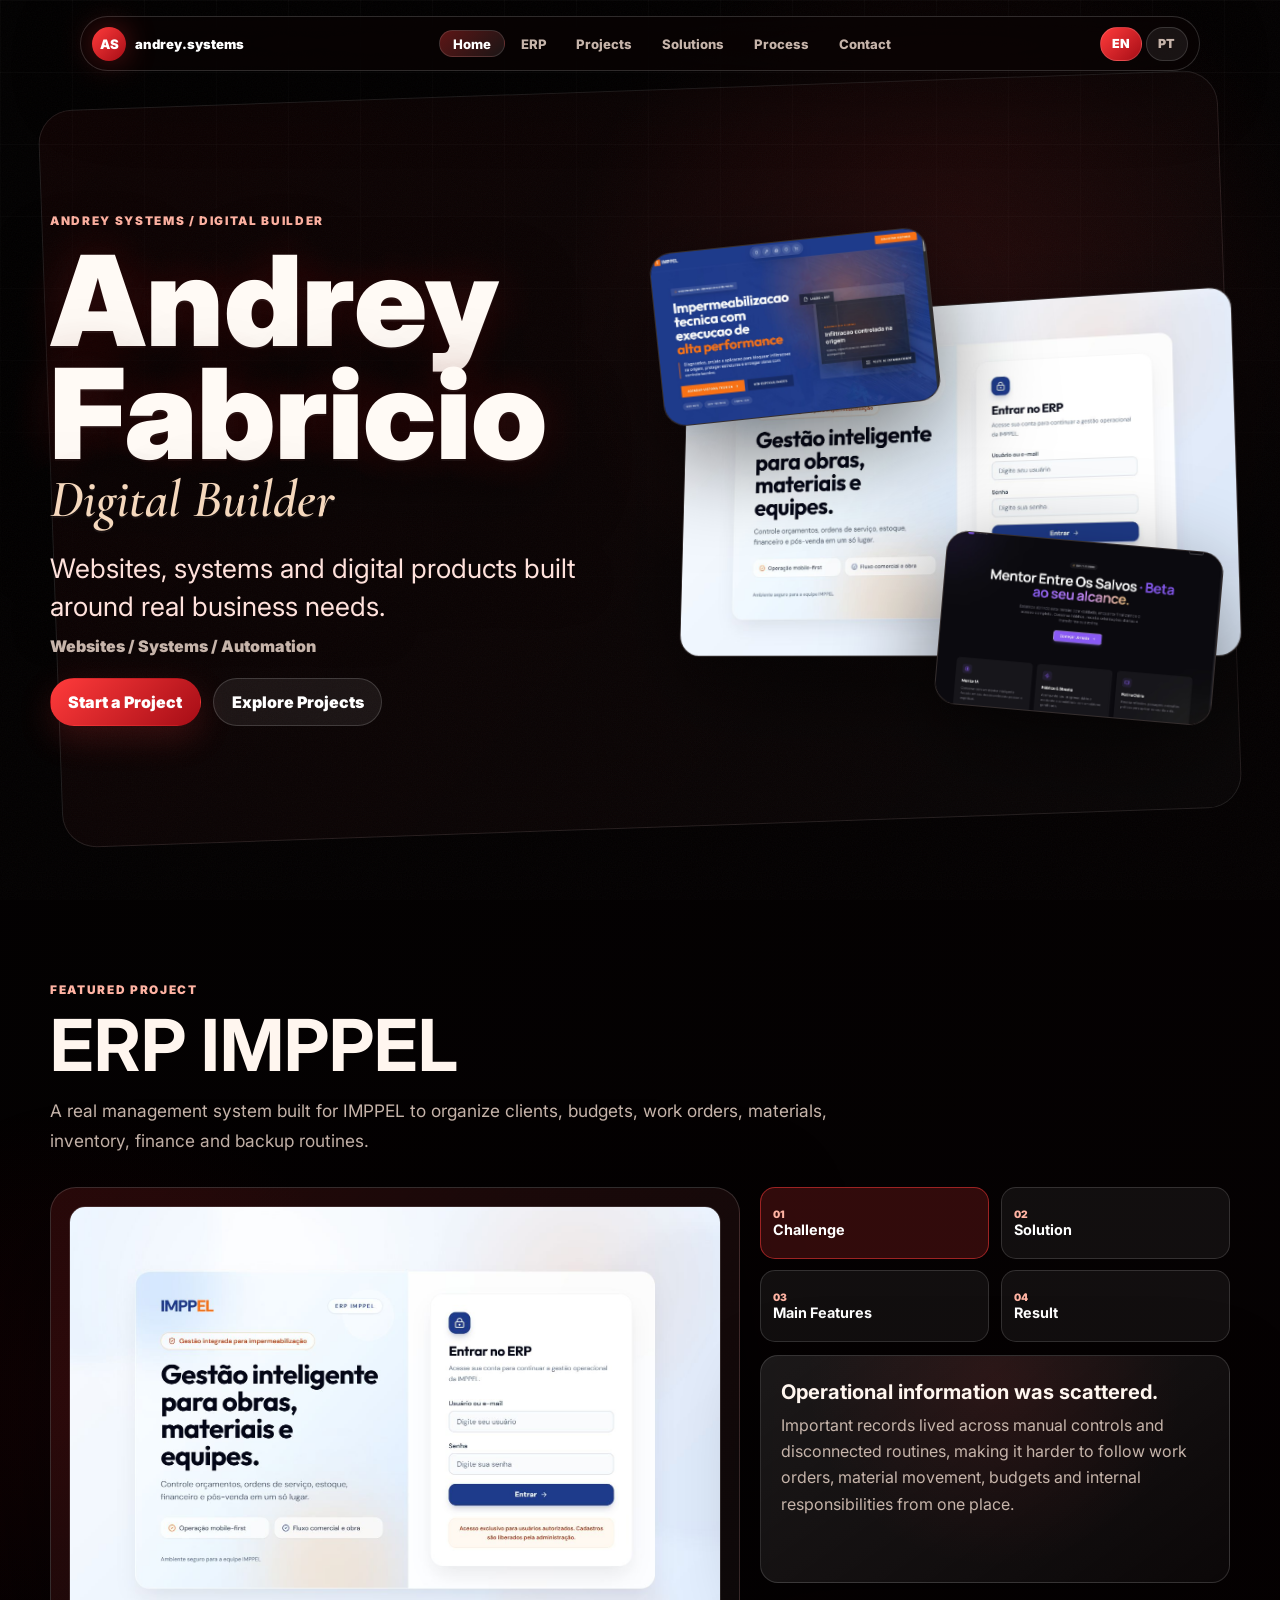
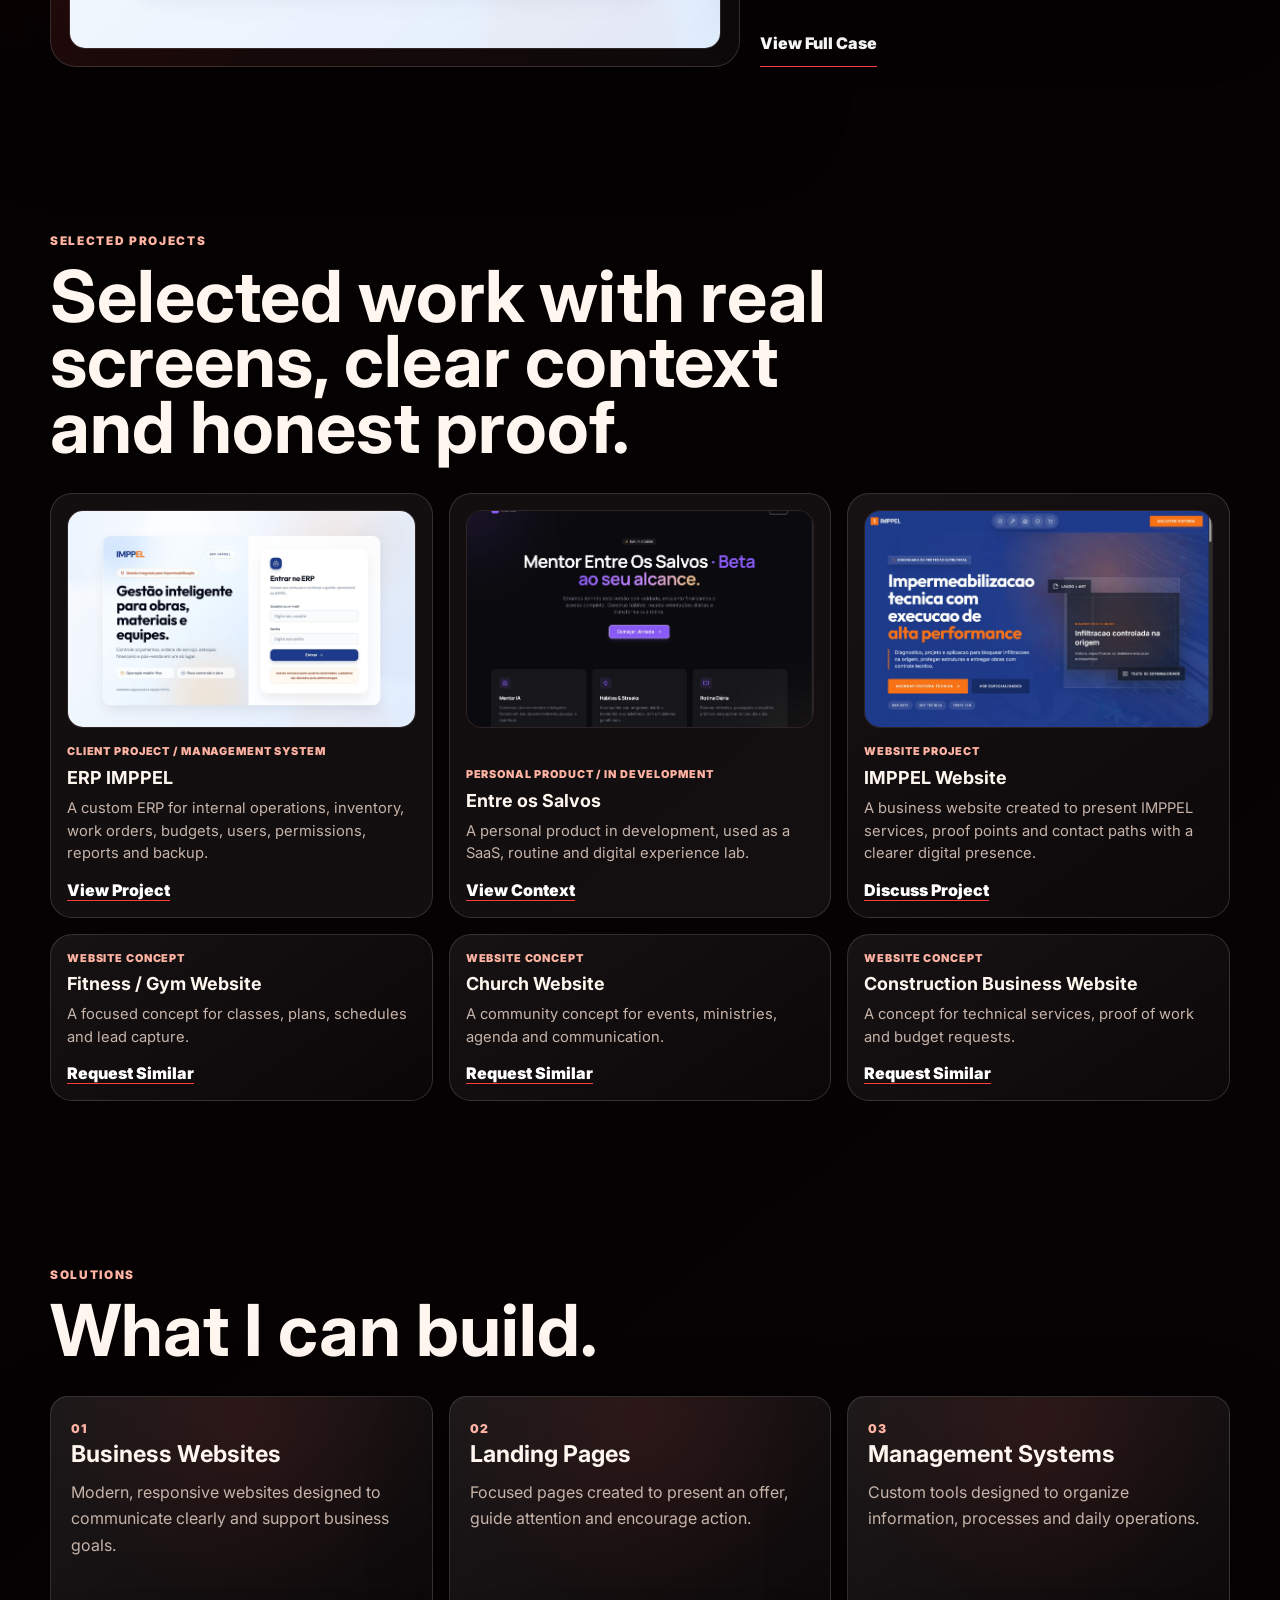
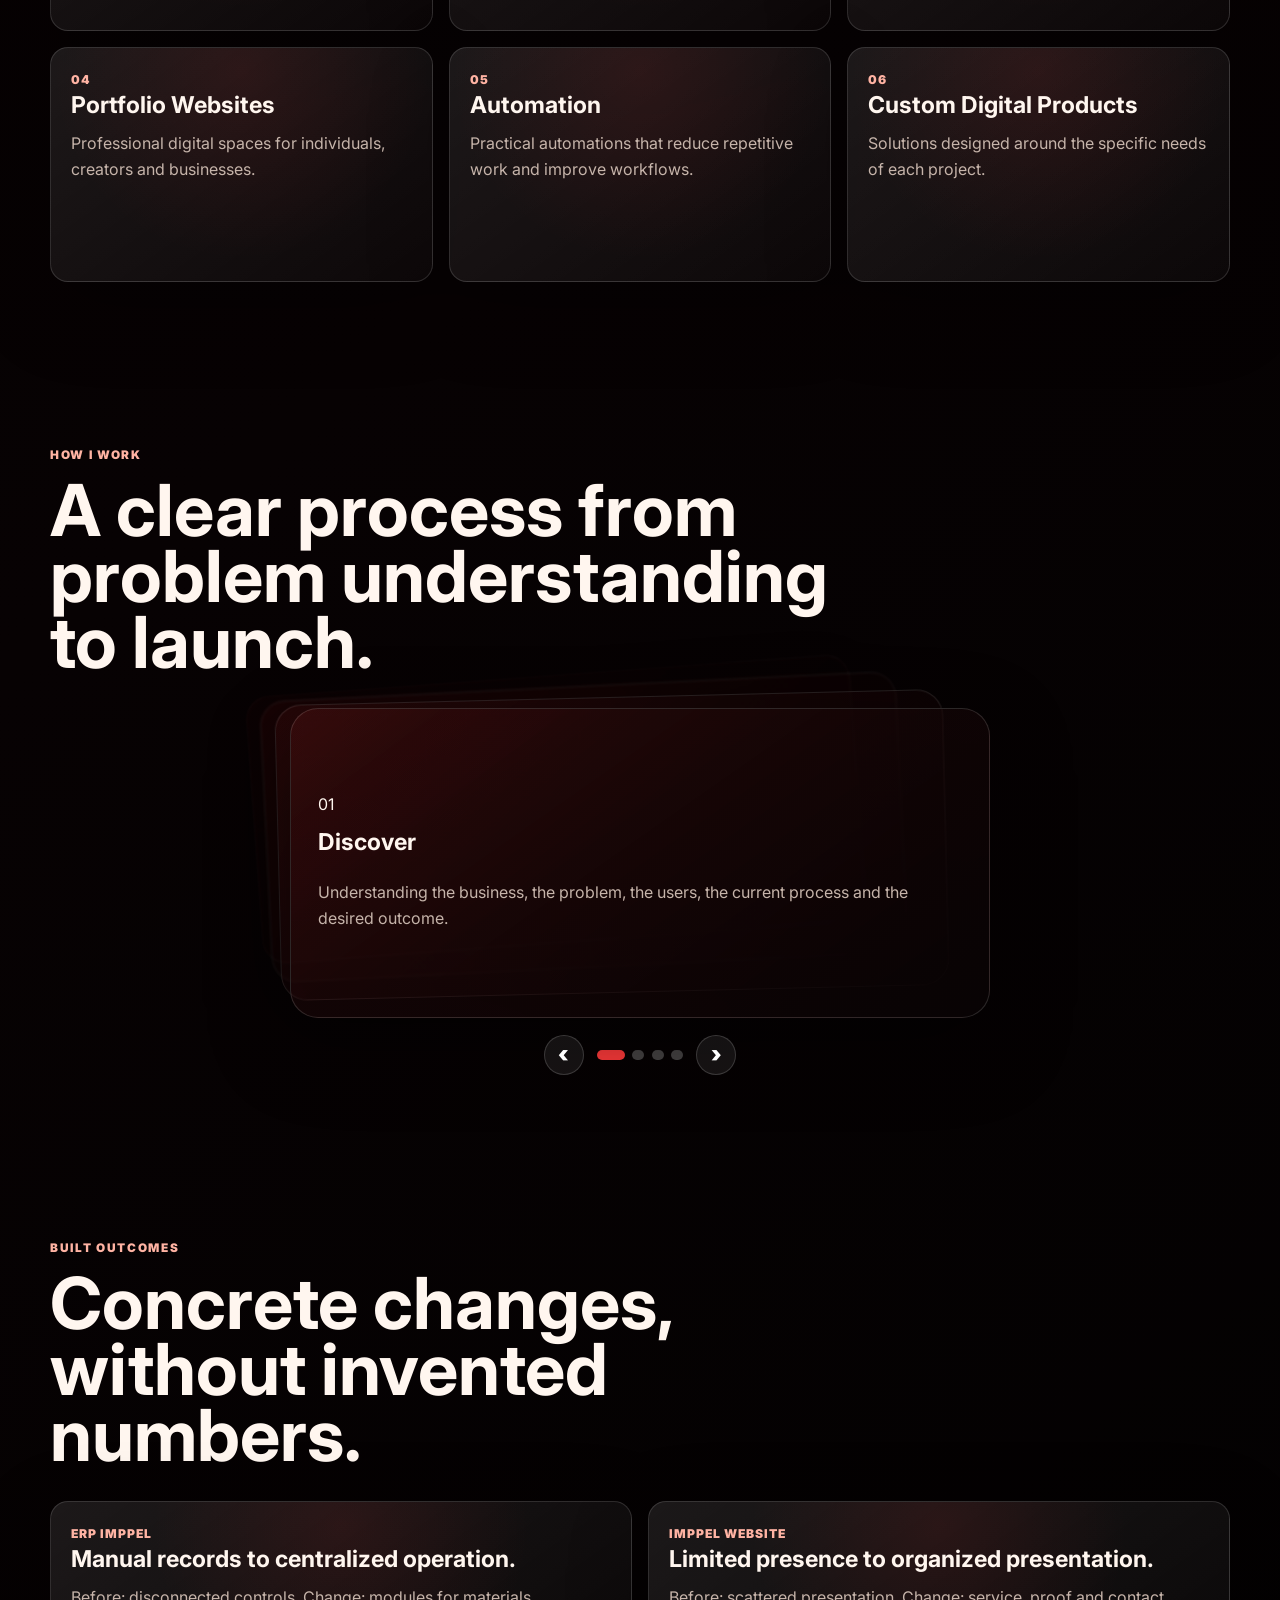
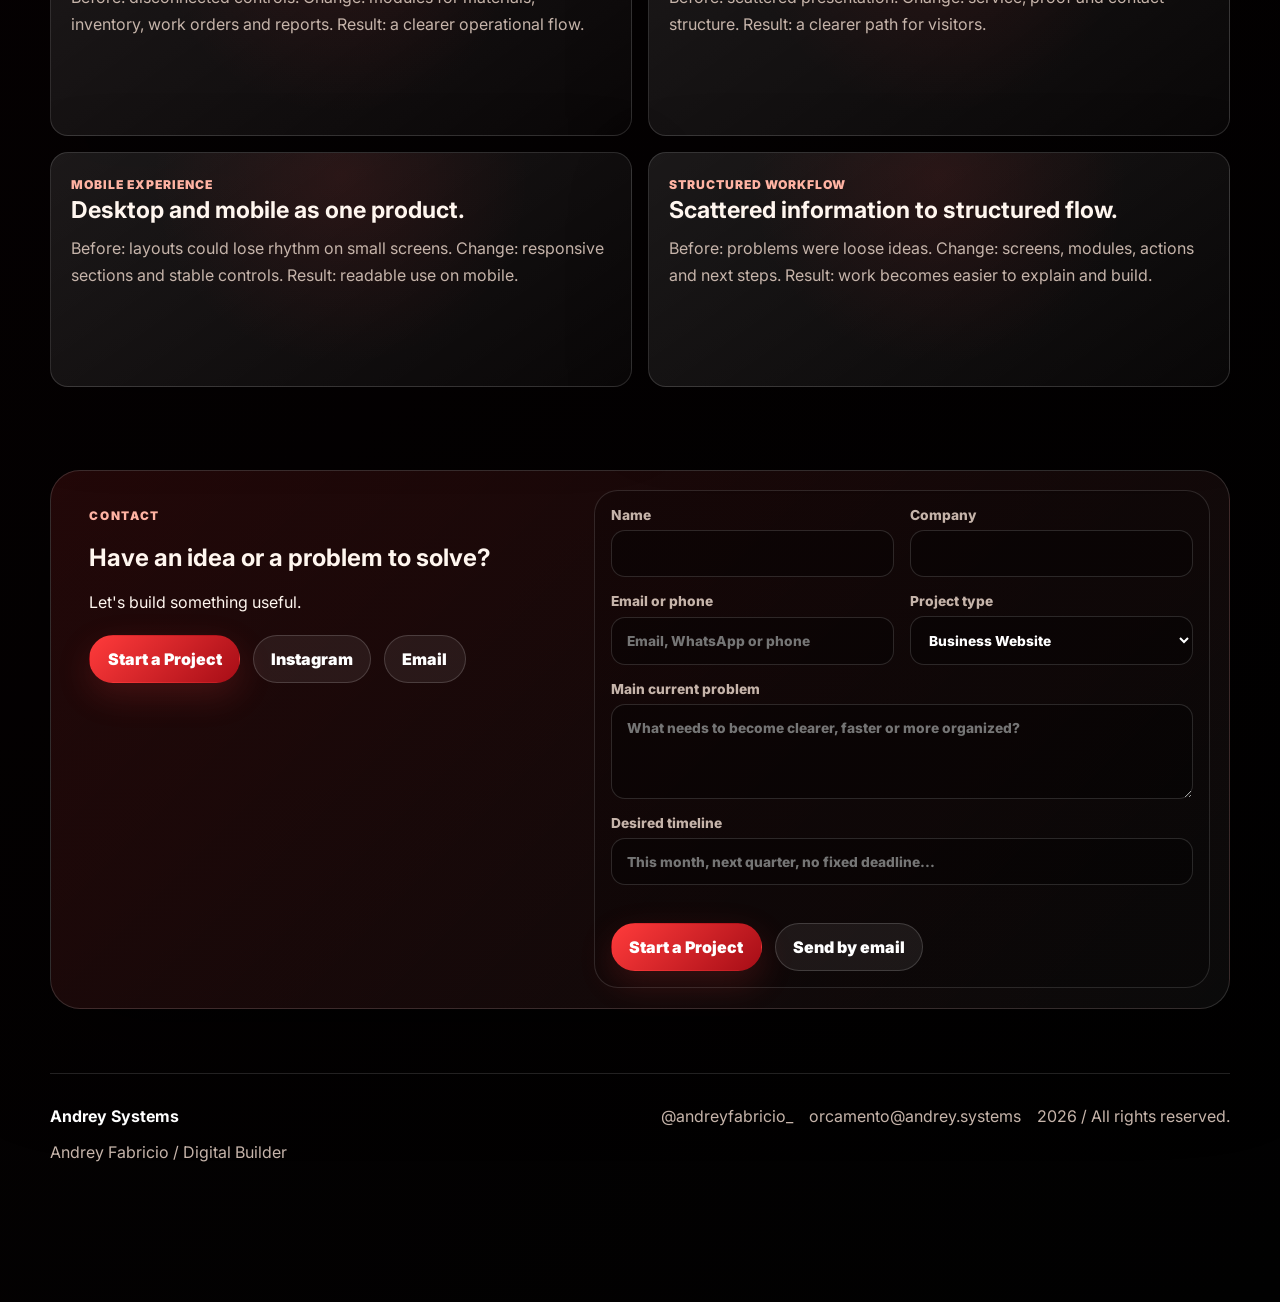
<file: index.html>
<!doctype html>
<html lang="en">
<head>
<meta charset="UTF-8" />
<meta name="viewport" content="width=device-width, initial-scale=1.0" />
<meta name="description" content="Andrey Fabricio, Digital Builder. Websites, management systems, automation and digital products built around real business problems." />
<meta name="theme-color" content="#070304" />
<meta name="robots" content="index, follow" />
<link rel="canonical" href="https://site-andrey-systems.vercel.app/" />
<meta property="og:type" content="website" />
<meta property="og:url" content="https://site-andrey-systems.vercel.app/" />
<meta property="og:locale" content="en_US" />
<meta property="og:site_name" content="Andrey Systems" />
<meta property="og:title" content="Andrey Fabricio | Digital Builder" />
<meta property="og:description" content="A dark red portfolio for real systems, websites and digital products." />
<meta property="og:image" content="https://site-andrey-systems.vercel.app/assets/images/erp-imppel-fresh.png" />
<meta name="twitter:card" content="summary_large_image" />
<meta name="twitter:title" content="Andrey Fabricio | Digital Builder" />
<meta name="twitter:description" content="Websites, systems and automations built with visual clarity and functional execution." />
<meta name="twitter:image" content="https://site-andrey-systems.vercel.app/assets/images/erp-imppel-fresh.png" />
<title>Andrey Fabricio | Digital Builder</title>
<link rel="icon" href="data:image/svg+xml,%3Csvg xmlns='http://www.w3.org/2000/svg' viewBox='0 0 64 64'%3E%3Crect width='64' height='64' fill='%23070304'/%3E%3Ctext x='32' y='39' text-anchor='middle' font-family='Arial' font-size='18' font-weight='800' fill='%23ff3b3b'%3EAS%3C/text%3E%3C/svg%3E" />
<link rel="preconnect" href="https://fonts.googleapis.com" />
<link rel="preconnect" href="https://fonts.gstatic.com" crossorigin />
<link href="https://fonts.googleapis.com/css2?family=Cormorant+Garamond:ital,wght@0,600;1,600&family=Inter:wght@400;500;600;700;800;900&display=swap" rel="stylesheet" />
<link rel="stylesheet" href="./styles.css" />
<script type="application/ld+json">{"@context":"https://schema.org","@type":"Person","name":"Andrey Fabricio","jobTitle":"Digital Builder","url":"https://site-andrey-systems.vercel.app/","sameAs":["https://www.instagram.com/andreyfabricio_/"],"knowsAbout":["Websites","Management systems","Automation","Landing pages","Portfolio websites","Custom digital products"],"brand":{"@type":"Brand","name":"Andrey Systems"}}</script>
</head>
<body class="is-loading">
<a class="skip-link" href="#main">Skip to content</a>
<div class="red-noise" aria-hidden="true"></div>
<header class="site-header" data-header>
  <a class="brand" href="#home" aria-label="Andrey Systems home"><span>AS</span>andrey.systems</a>
  <button class="nav-toggle" type="button" aria-label="Open menu" aria-expanded="false" data-i18n-aria-label="navOpen"><span></span><span></span></button>
  <nav class="site-nav" aria-label="Primary navigation">
    <a href="#home" data-nav-section="home" data-i18n="navHome">Home</a>
    <a href="#featured" data-nav-section="featured" data-i18n="navFeatured">ERP</a>
    <a href="#projects" data-nav-section="projects" data-i18n="navProjects">Projects</a>
    <a href="#solutions" data-nav-section="solutions" data-i18n="navSolutions">Solutions</a>
    <a href="#work" data-nav-section="work" data-i18n="navWork">Process</a>
    <a href="#contact" data-nav-section="contact" data-i18n="navContact">Contact</a>
    <span class="nav-indicator" aria-hidden="true"></span>
  </nav>
  <div class="header-actions"><button class="lang-button is-active" type="button" data-lang-option="en">EN</button><button class="lang-button" type="button" data-lang-option="pt">PT</button></div>
</header>
<main id="main">
<section class="hero section-anchor" id="home" data-section-name="home">
  <div class="hero-layer" aria-hidden="true"></div>
  <div class="hero-copy reveal">
    <p class="eyebrow">Andrey Systems / Digital Builder</p>
    <h1><span data-i18n="heroTitleA">Andrey Fabricio</span><em data-i18n="heroTitleB">Digital Builder</em></h1>
    <p class="hero-statement" data-i18n="heroStatement">Websites, systems and digital products built around real business needs.</p>
    <p class="hero-specialties" data-i18n="heroSpecialties">Websites / Systems / Automation</p>
    <div class="hero-actions"><a class="button primary" href="#contact" data-i18n="startProject">Start a Project</a><a class="button secondary" href="#projects" data-i18n="exploreProjects">Explore Projects</a></div>
  </div>
  <div class="hero-showcase reveal" aria-label="Real project interface composition">
    <figure class="hero-frame main"><img src="./assets/images/erp-imppel-fresh.png" width="1920" height="1080" alt="ERP IMPPEL fresh local screenshot" fetchpriority="high" /></figure>
    <figure class="hero-frame side one"><img src="./assets/images/imppel-website-fresh.png" width="1440" height="1000" alt="IMPPEL website fresh local screenshot" /></figure>
    <figure class="hero-frame side two"><img src="./assets/images/entreossalvos-fresh.png" width="1920" height="1080" alt="Entre os Salvos fresh local screenshot" loading="lazy" /></figure>
  </div>
</section>

<section class="featured section-anchor" id="featured" data-section-name="featured">
  <div class="section-heading reveal"><p class="eyebrow" data-i18n="featuredEyebrow">Featured Project</p><h2>ERP IMPPEL</h2><p data-i18n="featuredText">A real management system built for IMPPEL to organize clients, budgets, work orders, materials, inventory, finance and backup routines.</p></div>
  <div class="case-stage">
    <figure class="case-screen reveal" data-scroll-device><img src="./assets/images/erp-imppel-fresh.png" width="1920" height="1080" alt="ERP IMPPEL fresh local screenshot" loading="lazy" /></figure>
    <div class="case-tabs reveal">
      <div class="tab-controls" role="tablist">
        <button class="tab-button is-active" type="button" role="tab" aria-selected="true" data-case-tab="challenge"><span>01</span><b data-i18n="challengeLabel">Challenge</b></button>
        <button class="tab-button" type="button" role="tab" aria-selected="false" data-case-tab="solution"><span>02</span><b data-i18n="solutionLabel">Solution</b></button>
        <button class="tab-button" type="button" role="tab" aria-selected="false" data-case-tab="features"><span>03</span><b data-i18n="featuresLabel">Main Features</b></button>
        <button class="tab-button" type="button" role="tab" aria-selected="false" data-case-tab="result"><span>04</span><b data-i18n="resultLabel">Result</b></button>
      </div>
      <article class="tab-panel glass-panel" data-case-panel><h3>Operational information was scattered.</h3><p>Important records lived across manual controls and disconnected routines.</p></article>
      <a class="text-link" href="./projetos/erp-imppel/" data-i18n="viewFullCase">View Full Case</a>
    </div>
  </div>
</section>

<section class="projects section-anchor" id="projects" data-section-name="projects">
  <div class="section-heading reveal"><p class="eyebrow" data-i18n="projectsEyebrow">Selected Projects</p><h2 data-i18n="projectsTitle">Selected work with real screens, clear context and honest proof.</h2></div>
  <div class="project-grid final-project-grid">
    <article class="project-card reveal"><figure><img src="./assets/images/erp-imppel-fresh.png" width="1920" height="1080" alt="ERP IMPPEL fresh local screenshot" loading="lazy" /></figure><div><span data-i18n="projectErpType">Client Project / Management System</span><h3>ERP IMPPEL</h3><p data-i18n="projectErpText">A custom ERP for internal operations, inventory, work orders, budgets, users, permissions, reports and backup.</p><a href="./projetos/erp-imppel/" data-i18n="viewProject">View Project</a></div></article>
    <article class="project-card reveal"><figure><img src="./assets/images/entreossalvos-fresh.png" width="1920" height="1080" alt="Entre os Salvos fresh local screenshot" loading="lazy" /></figure><div><span data-i18n="projectSalvosType">Personal Product / In Development</span><h3>Entre os Salvos</h3><p data-i18n="projectSalvosText">A personal product in development, used as a SaaS, routine and digital experience lab.</p><a href="#contact" data-i18n="viewContext">View Context</a></div></article>
    <article class="project-card red-card reveal"><figure><img src="./assets/images/imppel-website-fresh.png" width="1440" height="1000" alt="IMPPEL website fresh local screenshot" /></figure><div><span data-i18n="projectImppelType">Website Project</span><h3>IMPPEL Website</h3><p data-i18n="projectImppelText">A business website created to present IMPPEL services, proof points and contact paths with a clearer digital presence.</p><a href="#contact" data-i18n="discussProject">Discuss Project</a></div></article>
    <article class="project-card concept reveal"><div><span data-i18n="conceptType">Website Concept</span><h3 data-i18n="gymTitle">Fitness / Gym Website</h3><p data-i18n="gymText">A focused concept for classes, plans, schedules and lead capture.</p><a href="#contact" data-i18n="requestSimilar">Request Similar</a></div></article>
    <article class="project-card concept reveal"><div><span data-i18n="conceptType">Website Concept</span><h3 data-i18n="churchTitle">Church Website</h3><p data-i18n="churchText">A community concept for events, ministries, agenda and communication.</p><a href="#contact" data-i18n="requestSimilar">Request Similar</a></div></article>
    <article class="project-card concept reveal"><div><span data-i18n="conceptType">Website Concept</span><h3 data-i18n="constructionTitle">Construction Business Website</h3><p data-i18n="constructionText">A concept for technical services, proof of work and budget requests.</p><a href="#contact" data-i18n="requestSimilar">Request Similar</a></div></article>
  </div>
</section>

<section class="solutions section-anchor" id="solutions" data-section-name="solutions">
  <div class="section-heading reveal"><p class="eyebrow" data-i18n="solutionsEyebrow">Solutions</p><h2 data-i18n="solutionsTitle">What I can build.</h2></div>
  <div class="solution-grid">
    <article class="glass-panel reveal"><span>01</span><h3 data-i18n="solution1Title">Business Websites</h3><p data-i18n="solution1Text">Modern, responsive websites designed to communicate clearly and support business goals.</p></article>
    <article class="glass-panel reveal"><span>02</span><h3 data-i18n="solution2Title">Landing Pages</h3><p data-i18n="solution2Text">Focused pages created to present an offer, guide attention and encourage action.</p></article>
    <article class="glass-panel reveal"><span>03</span><h3 data-i18n="solution3Title">Management Systems</h3><p data-i18n="solution3Text">Custom tools designed to organize information, processes and daily operations.</p></article>
    <article class="glass-panel reveal"><span>04</span><h3 data-i18n="solution4Title">Portfolio Websites</h3><p data-i18n="solution4Text">Professional digital spaces for individuals, creators and businesses.</p></article>
    <article class="glass-panel reveal"><span>05</span><h3 data-i18n="solution5Title">Automation</h3><p data-i18n="solution5Text">Practical automations that reduce repetitive work and improve workflows.</p></article>
    <article class="glass-panel reveal"><span>06</span><h3 data-i18n="solution6Title">Custom Digital Products</h3><p data-i18n="solution6Text">Solutions designed around the specific needs of each project.</p></article>
  </div>
</section>

<section class="work section-anchor" id="work" data-section-name="work">
  <div class="section-heading reveal"><p class="eyebrow" data-i18n="workEyebrow">How I Work</p><h2 data-i18n="workTitle">A clear process from problem understanding to launch.</h2></div>
  <div class="work-carousel reveal" data-work-carousel tabindex="0" aria-label="How I Work cards">
    <div class="display-stack" data-work-stack>
      <article class="display-card is-active" data-work-card="0"><span>01</span><h3 data-i18n="discoverTitle">Discover</h3><p data-i18n="discoverText">Understanding the business, the problem, the users, the current process and the desired outcome.</p></article>
      <article class="display-card" data-work-card="1"><span>02</span><h3 data-i18n="planTitle">Plan</h3><p data-i18n="planText">Defining scope, priorities, references, structure, risks and the simplest effective solution.</p></article>
      <article class="display-card" data-work-card="2"><span>03</span><h3 data-i18n="buildTitle">Build</h3><p data-i18n="buildText">Designing, developing and validating the project through clear and manageable stages.</p></article>
      <article class="display-card" data-work-card="3"><span>04</span><h3 data-i18n="launchTitle">Launch</h3><p data-i18n="launchText">Testing, refining, publishing and preparing the product for real use.</p></article>
    </div>
    <div class="work-controls"><button class="work-arrow work-arrow-prev" type="button" data-work-prev aria-label="Previous step" data-i18n-aria-label="workPrev">‹</button><div class="work-dots" aria-label="Card position"><button type="button" class="is-active" data-work-dot="0" aria-label="Step 1"></button><button type="button" data-work-dot="1" aria-label="Step 2"></button><button type="button" data-work-dot="2" aria-label="Step 3"></button><button type="button" data-work-dot="3" aria-label="Step 4"></button></div><button class="work-arrow work-arrow-next" type="button" data-work-next aria-label="Next step" data-i18n-aria-label="workNext">›</button></div>
  </div>
</section>

<section class="results section-anchor" id="results" data-section-name="results">
  <div class="section-heading reveal"><p class="eyebrow" data-i18n="resultsEyebrow">Built Outcomes</p><h2 data-i18n="resultsTitle">Concrete changes, without invented numbers.</h2></div>
  <div class="results-grid">
    <article class="result-card glass-panel reveal"><span>ERP IMPPEL</span><h3 data-i18n="erpBeforeAfter">Manual records to centralized operation.</h3><p data-i18n="erpOutcome">Before: disconnected controls. Change: modules for materials, inventory, work orders and reports. Result: a clearer operational flow.</p></article>
    <article class="result-card glass-panel reveal"><span data-i18n="resultSiteLabel">IMPPEL Website</span><h3 data-i18n="siteBeforeAfter">Limited presence to organized presentation.</h3><p data-i18n="siteOutcome">Before: scattered presentation. Change: service, proof and contact structure. Result: a clearer path for visitors.</p></article>
    <article class="result-card glass-panel reveal"><span data-i18n="resultMobileLabel">Mobile Experience</span><h3 data-i18n="mobileOutcomeTitle">Desktop and mobile as one product.</h3><p data-i18n="mobileOutcome">Before: layouts could lose rhythm on small screens. Change: responsive sections and stable controls. Result: readable use on mobile.</p></article>
    <article class="result-card glass-panel reveal"><span data-i18n="resultWorkflowLabel">Structured Workflow</span><h3 data-i18n="workflowOutcomeTitle">Scattered information to structured flow.</h3><p data-i18n="workflowOutcome">Before: problems were loose ideas. Change: screens, modules, actions and next steps. Result: work becomes easier to explain and build.</p></article>
  </div>
</section>

<section class="contact section-anchor" id="contact" data-section-name="contact">
  <div class="contact-copy reveal"><p class="eyebrow" data-i18n="contactEyebrow">Contact</p><h2 data-i18n="contactTitle">Have an idea or a problem to solve?</h2><p data-i18n="contactText">Let's build something useful.</p><div class="contact-actions"><a class="button primary" href="#quote" data-i18n="startProject">Start a Project</a><a class="button secondary" href="https://www.instagram.com/andreyfabricio_/" target="_blank" rel="noreferrer">Instagram</a><a class="button secondary" href="mailto:orcamento@andrey.systems" data-i18n="emailCta">Email</a></div></div>
  <form class="quote-form reveal" id="quote" aria-label="Project request form">
    <label><span data-i18n="labelName">Name</span><input type="text" name="nome" autocomplete="name" required /></label>
    <label><span data-i18n="labelCompany">Company</span><input type="text" name="empresa" autocomplete="organization" /></label>
    <label><span data-i18n="labelContact">Email or phone</span><input type="text" name="contato" autocomplete="email" required data-i18n-placeholder="placeholderContact" placeholder="Email, WhatsApp or phone" /></label>
    <label><span data-i18n="labelType">Project type</span><select name="tipo"><option data-i18n="optionBusiness">Business Website</option><option data-i18n="optionLanding">Landing Page</option><option data-i18n="optionSystem">Management System</option><option data-i18n="optionPortfolio">Portfolio Website</option><option data-i18n="optionAutomation">Automation</option><option data-i18n="optionCustom">Custom Digital Product</option></select></label>
    <label><span data-i18n="labelProblem">Main current problem</span><textarea name="problema" rows="4" required data-i18n-placeholder="placeholderProblem" placeholder="What needs to become clearer, faster or more organized?"></textarea></label>
    <label><span data-i18n="labelTimeline">Desired timeline</span><input type="text" name="prazo" data-i18n-placeholder="placeholderTimeline" placeholder="This month, next quarter, no fixed deadline..." /></label>
    <div class="form-actions"><button class="button primary" type="submit" data-i18n="formInstagram">Start a Project</button><a class="button secondary" id="quoteEmailLink" href="mailto:orcamento@andrey.systems" data-i18n="formEmail">Send by email</a></div>
  </form>
</section>
</main>
<nav class="bottom-menu" aria-label="Mobile quick navigation"><a href="#home" data-i18n="navHome">Home</a><a href="#projects" data-i18n="navProjects">Projects</a><a href="#work" data-i18n="navWork">Process</a><a href="#contact" data-i18n="navContact">Contact</a></nav>
<footer class="site-footer"><div><strong>Andrey Systems</strong><p data-i18n="footerLine">Andrey Fabricio / Digital Builder</p></div><div class="footer-links"><a href="https://www.instagram.com/andreyfabricio_/" target="_blank" rel="noreferrer">@andreyfabricio_</a><a href="mailto:orcamento@andrey.systems">orcamento@andrey.systems</a><span>2026 / <span data-i18n="rights">All rights reserved.</span></span></div></footer>
<script src="./script.js"></script>
</body>
</html>
</file>
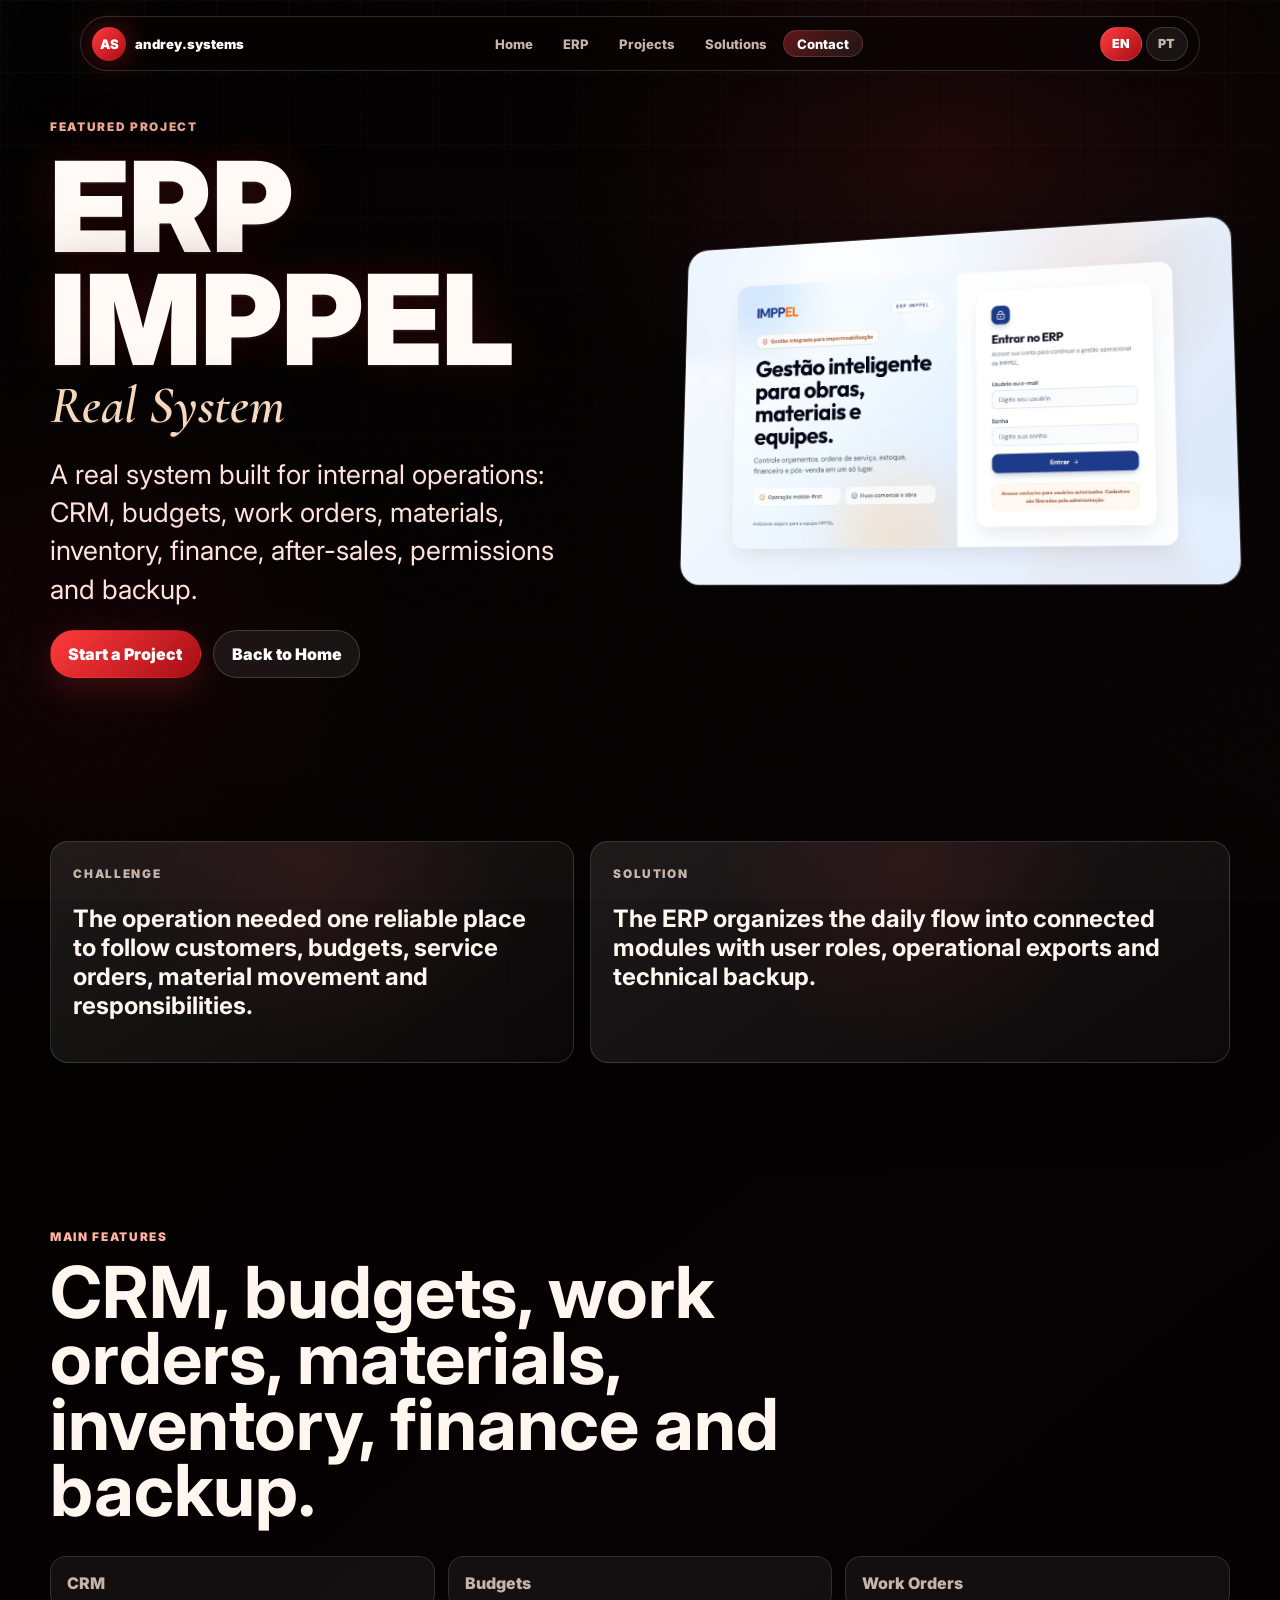
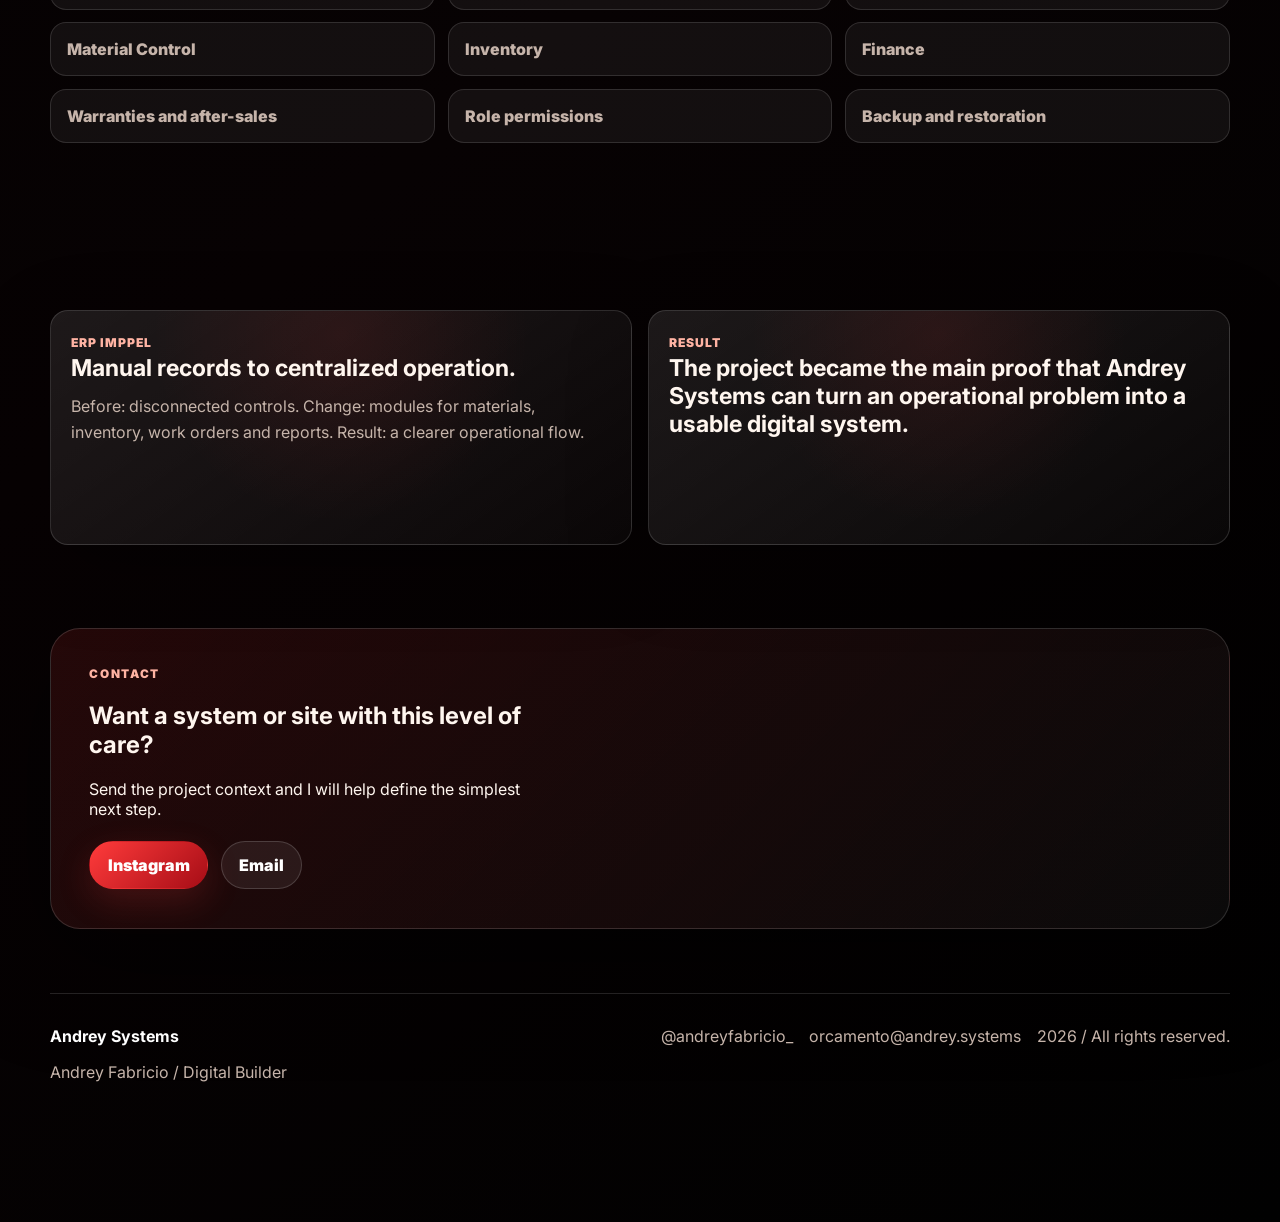
<file: projetos/erp-imppel/index.html>
<!doctype html>
<html lang="en">
<head>
<meta charset="UTF-8" />
<meta name="viewport" content="width=device-width, initial-scale=1.0" />
<meta name="description" content="ERP IMPPEL case study, a real management system built by Andrey Systems for operational organization." />
<meta name="theme-color" content="#070304" />
<meta name="robots" content="index, follow" />
<link rel="canonical" href="https://site-andrey-systems.vercel.app/projetos/erp-imppel/" />
<meta property="og:type" content="article" />
<meta property="og:url" content="https://site-andrey-systems.vercel.app/projetos/erp-imppel/" />
<meta property="og:title" content="ERP IMPPEL | Andrey Systems" />
<meta property="og:description" content="A real ERP developed to centralize CRM, budgets, work orders, materials, inventory, finance, after-sales, permissions and backup." />
<meta property="og:image" content="https://site-andrey-systems.vercel.app/assets/images/erp-imppel-fresh.png" />
<title>ERP IMPPEL | Andrey Systems</title>
<link rel="icon" href="data:image/svg+xml,%3Csvg xmlns='http://www.w3.org/2000/svg' viewBox='0 0 64 64'%3E%3Crect width='64' height='64' fill='%23070304'/%3E%3Ctext x='32' y='39' text-anchor='middle' font-family='Arial' font-size='18' font-weight='800' fill='%23ff3b3b'%3EAS%3C/text%3E%3C/svg%3E" />
<link rel="preconnect" href="https://fonts.googleapis.com" />
<link rel="preconnect" href="https://fonts.gstatic.com" crossorigin />
<link href="https://fonts.googleapis.com/css2?family=Cormorant+Garamond:ital,wght@0,600;1,600&family=Inter:wght@400;500;600;700;800;900&display=swap" rel="stylesheet" />
<link rel="stylesheet" href="../../styles.css" />
</head>
<body class="case-page is-loading">
<a class="skip-link" href="#main">Skip to content</a><div class="red-noise" aria-hidden="true"></div>
<header class="site-header" data-header><a class="brand" href="../../#home" aria-label="Andrey Systems home"><span>AS</span>andrey.systems</a><button class="nav-toggle" type="button" aria-label="Open menu" aria-expanded="false" data-i18n-aria-label="navOpen"><span></span><span></span></button><nav class="site-nav" aria-label="Primary navigation"><a href="../../#home" data-i18n="navHome">Home</a><a href="../../#featured" data-i18n="navFeatured">ERP</a><a href="../../#projects" data-i18n="navProjects">Projects</a><a href="../../#solutions" data-i18n="navSolutions">Solutions</a><a href="#contact" data-i18n="navContact">Contact</a><span class="nav-indicator" aria-hidden="true"></span></nav><div class="header-actions"><button class="lang-button is-active" type="button" data-lang-option="en">EN</button><button class="lang-button" type="button" data-lang-option="pt">PT</button></div></header>
<main id="main">
<section class="hero case-hero"><div class="hero-copy reveal"><p class="eyebrow" data-i18n="featuredEyebrow">Featured Project</p><h1><span>ERP IMPPEL</span><em>Real System</em></h1><p class="hero-statement" data-i18n="caseHeroText">A real system built for internal operations: CRM, budgets, work orders, materials, inventory, finance, after-sales, permissions and backup.</p><div class="hero-actions"><a class="button primary" href="#contact" data-i18n="startProject">Start a Project</a><a class="button secondary" href="../../#projects" data-i18n="caseBack">Back to Home</a></div></div><div class="hero-showcase reveal"><figure class="hero-frame main single-case-frame"><img src="../../assets/images/erp-imppel-fresh.png" width="1440" height="987" alt="ERP IMPPEL fresh local screenshot" /></figure></div></section>
<section class="case-body"><article class="case-panel glass-panel reveal"><p class="eyebrow" data-i18n="caseChallengeTitle">Challenge</p><h2 data-i18n="caseChallengeText">The operation needed one reliable place to follow customers, budgets, service orders, material movement and responsibilities.</h2></article><article class="case-panel glass-panel reveal"><p class="eyebrow" data-i18n="caseSolutionTitle">Solution</p><h2 data-i18n="caseSolutionText">The ERP organizes the daily flow into connected modules with user roles, operational exports and technical backup.</h2></article></section>
<section><div class="section-heading reveal"><p class="eyebrow" data-i18n="caseFeaturesTitle">Main Features</p><h2 data-i18n="caseFeaturesHeading">CRM, budgets, work orders, materials, inventory, finance and backup.</h2></div><ul class="case-list reveal"><li data-i18n="caseFeatureCrm">CRM</li><li data-i18n="caseFeatureBudgets">Budgets</li><li data-i18n="caseFeatureOrders">Work Orders</li><li data-i18n="caseFeatureMaterials">Material Control</li><li data-i18n="caseFeatureInventory">Inventory</li><li data-i18n="caseFeatureFinance">Finance</li><li data-i18n="caseFeatureAfterSales">Warranties and after-sales</li><li data-i18n="caseFeaturePermissions">Role permissions</li><li data-i18n="caseFeatureBackup">Backup and restoration</li></ul></section>
<section class="results section-anchor" id="results"><div class="results-grid"><article class="result-card glass-panel reveal"><span>ERP IMPPEL</span><h3 data-i18n="erpBeforeAfter">Manual records to centralized operation.</h3><p data-i18n="erpOutcome">From disconnected controls to a structure for materials, inventory, work orders and reports.</p></article><article class="result-card glass-panel reveal"><span data-i18n="caseResultTitle">Result</span><h3 data-i18n="caseResultText">The project became the main proof that Andrey Systems can turn an operational problem into a usable digital system.</h3></article></div></section>
<section class="contact section-anchor" id="contact"><div class="contact-copy reveal"><p class="eyebrow" data-i18n="contactEyebrow">Contact</p><h2 data-i18n="caseCtaTitle">Want a system or site with this level of care?</h2><p data-i18n="caseCtaText">Send the project context and I will help define the simplest next step.</p><div class="contact-actions"><a class="button primary" href="https://www.instagram.com/andreyfabricio_/" target="_blank" rel="noreferrer">Instagram</a><a class="button secondary" href="mailto:orcamento@andrey.systems">Email</a></div></div></section>
</main>
<nav class="bottom-menu" aria-label="Mobile quick navigation"><a href="../../#home" data-i18n="navHome">Home</a><a href="../../#projects" data-i18n="navProjects">Projects</a><a href="../../#work" data-i18n="navWork">Process</a><a href="#contact" data-i18n="navContact">Contact</a></nav>
<footer class="site-footer"><div><strong>Andrey Systems</strong><p data-i18n="footerLine">Andrey Fabricio / Digital Builder / Based in Brazil</p></div><div class="footer-links"><a href="https://www.instagram.com/andreyfabricio_/" target="_blank" rel="noreferrer">@andreyfabricio_</a><a href="mailto:orcamento@andrey.systems">orcamento@andrey.systems</a><span>2026 / <span data-i18n="rights">All rights reserved.</span></span></div></footer>
<script src="../../script.js"></script>
</body>
</html>
</file>
<file: styles.css>
:root{--bg:#070304;--bg2:#110607;--panel:rgba(255,255,255,.07);--panel2:rgba(255,255,255,.12);--line:rgba(255,255,255,.16);--text:#fff6ef;--muted:#c6b4aa;--soft:#8d7b74;--red:#ff3b3b;--red2:#a60d16;--cream:#f5d8bd;--max:1180px;--radius:18px;--shadow:0 32px 100px rgba(0,0,0,.52)}*{box-sizing:border-box}html{scroll-behavior:smooth;overflow-x:hidden}body{margin:0;min-height:100vh;background:radial-gradient(circle at 70% 6%,rgba(255,59,59,.32),transparent 28rem),radial-gradient(circle at 10% 25%,rgba(166,13,22,.28),transparent 22rem),linear-gradient(140deg,#070304 0%,#160607 52%,#050303 100%);color:var(--text);font-family:Inter,system-ui,-apple-system,Segoe UI,sans-serif;overflow-x:hidden}body:before{content:"";position:fixed;inset:0;z-index:-2;background:linear-gradient(rgba(255,255,255,.035) 1px,transparent 1px),linear-gradient(90deg,rgba(255,255,255,.026) 1px,transparent 1px);background-size:72px 72px;mask-image:linear-gradient(to bottom,rgba(0,0,0,.8),transparent 85%)}a{color:inherit;text-decoration:none}img{max-width:100%;display:block}button,input,textarea,select{font:inherit}.red-noise{position:fixed;inset:0;z-index:0;pointer-events:none;opacity:.16;background-image:url("data:image/svg+xml,%3Csvg xmlns='http://www.w3.org/2000/svg' width='180' height='180'%3E%3Cfilter id='n'%3E%3CfeTurbulence type='fractalNoise' baseFrequency='.8' numOctaves='3'/%3E%3C/filter%3E%3Crect width='180' height='180' filter='url(%23n)' opacity='.42'/%3E%3C/svg%3E")}main,.site-footer{position:relative;z-index:2}.skip-link{position:fixed;left:1rem;top:.8rem;z-index:99;transform:translateY(-160%);background:#fff;color:#000;padding:.7rem 1rem;border-radius:999px}.skip-link:focus{transform:translateY(0)}.site-header{position:fixed;top:16px;left:50%;transform:translateX(-50%);z-index:60;width:min(calc(100% - 28px),1120px);display:grid;grid-template-columns:auto 1fr auto;align-items:center;gap:1rem;padding:.58rem .7rem;border:1px solid rgba(255,255,255,.16);background:rgba(9,3,4,.68);backdrop-filter:blur(20px);border-radius:999px;box-shadow:0 20px 70px rgba(0,0,0,.38)}.brand{display:flex;align-items:center;gap:.55rem;font-size:.82rem;font-weight:900;color:#fff;letter-spacing:0}.brand span{display:grid;place-items:center;width:34px;height:34px;border-radius:50%;background:linear-gradient(135deg,var(--red),var(--red2));box-shadow:0 0 30px rgba(255,59,59,.35)}.site-nav{position:relative;display:flex;justify-content:center;gap:.15rem}.site-nav a{position:relative;z-index:1;color:var(--muted);font-size:.82rem;font-weight:800;padding:.58rem .86rem;border-radius:999px;transition:color .2s}.site-nav a.is-active,.site-nav a:hover{color:#fff}.nav-indicator{position:absolute;top:4px;left:0;width:58px;height:calc(100% - 8px);border-radius:999px;background:linear-gradient(135deg,rgba(255,59,59,.35),rgba(255,255,255,.08));border:1px solid rgba(255,255,255,.12);opacity:0;transition:transform .24s ease,width .24s ease,opacity .2s}.header-actions{display:flex;gap:.25rem}.lang-button,.nav-toggle{border:1px solid rgba(255,255,255,.14);background:rgba(255,255,255,.07);color:var(--muted);border-radius:999px;cursor:pointer}.lang-button{width:42px;height:34px;font-size:.78rem;font-weight:900}.lang-button.is-active{color:#fff;background:linear-gradient(135deg,var(--red),var(--red2))}.nav-toggle{display:none;width:44px;height:38px;align-items:center;justify-content:center;flex-direction:column;gap:5px}.nav-toggle span{width:18px;height:2px;background:#fff;border-radius:5px}.hero{position:relative;min-height:100vh;width:min(100% - 40px,var(--max));margin:0 auto;padding:7.5rem 0 5rem;display:grid;grid-template-columns:minmax(0,.9fr) minmax(360px,1.1fr);align-items:center;gap:2rem}.hero-layer{position:absolute;inset:10% 0 8%;z-index:1;border:1px solid rgba(255,255,255,.1);border-radius:34px;background:linear-gradient(135deg,rgba(255,59,59,.12),rgba(255,255,255,.03));transform:rotate(-2deg)}.hero-copy{position:relative;z-index:8}.eyebrow{margin:0 0 1rem;color:#ffb3a3;text-transform:uppercase;font-size:.74rem;font-weight:950;letter-spacing:.14em}.hero h1{margin:0;line-height:.9;font-size:clamp(4.1rem,9.8vw,9.4rem);letter-spacing:0;text-shadow:0 2px 0 rgba(255,255,255,.06),0 24px 80px rgba(0,0,0,.72),0 0 48px rgba(255,59,59,.22)}.hero h1 span{display:block;font-weight:950;max-width:850px;color:#fffaf5}.hero h1 em{display:block;margin-top:.12em;font-family:Cormorant Garamond,serif;font-size:.42em;font-style:italic;font-weight:600;color:var(--cream)}.hero-statement{max-width:610px;margin:1.6rem 0 0;color:#ffe2dc;font-size:clamp(1.16rem,2.1vw,1.75rem);text-shadow:0 12px 40px rgba(0,0,0,.65);line-height:1.42}.hero-actions,.contact-actions,.form-actions{display:flex;flex-wrap:wrap;gap:.8rem;margin-top:1.4rem}.button{display:inline-flex;align-items:center;justify-content:center;min-height:48px;padding:.8rem 1.08rem;border-radius:999px;border:1px solid rgba(255,255,255,.16);font-weight:900;transition:transform .2s ease,border-color .2s ease,background .2s ease}.button:hover{transform:translateY(-2px)}.button.primary{color:#fff;background:linear-gradient(135deg,var(--red),var(--red2));border-color:transparent;box-shadow:0 14px 44px rgba(255,59,59,.26)}.button.secondary{color:#fff;background:rgba(255,255,255,.065)}.hero-specialties,.hero-location{color:var(--muted);font-weight:900;margin:.65rem 0 0}.hero-location{color:#e2c9bf}.hero-trust{display:flex;flex-wrap:wrap;gap:.55rem;margin-top:1.2rem}.hero-trust span{padding:.5rem .7rem;border:1px solid rgba(255,255,255,.14);border-radius:999px;color:var(--muted);font-size:.78rem;font-weight:900;background:rgba(255,255,255,.045)}.hero-showcase{position:relative;z-index:7;min-height:560px;perspective:1400px;overflow:visible}.hero-frame{margin:0;overflow:hidden;border:1px solid rgba(255,255,255,.16);border-radius:22px;background:#0e0606;box-shadow:var(--shadow)}.hero-frame img{width:100%;height:100%;object-fit:cover}.hero-frame.main{position:absolute;right:0;top:16%;width:min(92%,700px);aspect-ratio:16/10;transform:rotateY(-15deg) rotateX(8deg) rotateZ(-2deg)}.hero-frame.side{position:absolute;width:45%;aspect-ratio:16/10;z-index:3}.hero-frame.side.one{left:7%;top:4%;transform:rotateZ(-6deg)}.hero-frame.side.two{right:2%;bottom:1%;transform:rotateZ(5deg)}.orbit-card{position:absolute;z-index:5;padding:.7rem .95rem;border-radius:999px;border:1px solid rgba(255,255,255,.16);background:rgba(10,3,4,.74);backdrop-filter:blur(16px);font-size:.8rem;font-weight:950;box-shadow:0 16px 44px rgba(0,0,0,.34)}.orbit-card.top{right:0;top:6%}.orbit-card.bottom{left:3%;bottom:19%}section:not(.hero){width:min(100% - 40px,var(--max));margin:0 auto;padding:5.2rem 0}.section-heading{max-width:780px;margin-bottom:2rem}.section-heading h2{font-size:clamp(2.35rem,5.6vw,5.8rem);line-height:.92;margin:.2rem 0 1rem;letter-spacing:0}.section-heading p:not(.eyebrow){color:var(--muted);font-size:1.08rem;line-height:1.7}.glass-panel{position:relative;overflow:hidden;border:1px solid rgba(255,255,255,.14);border-radius:var(--radius);background:linear-gradient(145deg,rgba(255,255,255,.095),rgba(255,255,255,.026));box-shadow:0 24px 80px rgba(0,0,0,.3)}.glass-panel:before{content:"";position:absolute;inset:0;background:radial-gradient(420px circle at var(--mx,50%) var(--my,10%),rgba(255,59,59,.23),transparent 45%);pointer-events:none}.glass-panel>*{position:relative}.case-stage{display:grid;grid-template-columns:1.1fr .9fr;gap:1rem;align-items:stretch}.case-screen{margin:0;padding:1rem;border-radius:26px;border:1px solid rgba(255,255,255,.14);background:linear-gradient(135deg,rgba(255,59,59,.13),rgba(255,255,255,.035));box-shadow:var(--shadow);transform:translateY(var(--device-y,0)) rotateX(var(--device-rx,0deg)) scale(var(--device-scale,1))}.case-screen img{border-radius:16px;border:1px solid rgba(255,255,255,.12)}.case-tabs{display:grid;gap:.8rem}.tab-controls{display:grid;grid-template-columns:repeat(2,1fr);gap:.6rem}.tab-button{min-height:82px;text-align:left;border:1px solid rgba(255,255,255,.14);background:rgba(255,255,255,.055);color:#fff;border-radius:16px;padding:.9rem;cursor:pointer}.tab-button span{display:block;color:#ffb3a3;font-size:.72rem;font-weight:950}.tab-button b{font-size:1rem}.tab-button.is-active{background:rgba(255,59,59,.18);border-color:rgba(255,59,59,.52)}.tab-panel{min-height:220px;padding:1.4rem}.tab-panel h3,.project-feature h3,.project-mini h3,.glass-panel h3,.display-card h3,.result-card h3{font-size:1.45rem;margin:.2rem 0 .7rem}.tab-panel p,.project-feature p,.project-mini p,.glass-panel p,.display-card p,.result-card p{color:var(--muted);line-height:1.65;margin:0}.text-link{display:inline-flex;width:max-content;color:#fff;font-weight:950;border-bottom:1px solid var(--red)}.project-wall{display:grid;grid-template-columns:1.4fr .8fr;gap:1rem}.project-feature{grid-row:span 2;display:grid;grid-template-columns:1fr;align-content:end;min-height:710px;padding:1rem;border:1px solid rgba(255,255,255,.14);border-radius:28px;background:linear-gradient(145deg,rgba(255,59,59,.15),rgba(255,255,255,.035));box-shadow:var(--shadow)}.project-feature figure{margin:0;border-radius:20px;overflow:hidden;border:1px solid rgba(255,255,255,.12)}.project-feature div{padding:1.2rem}.project-feature span,.project-mini span,.glass-panel span,.result-card span{color:#ffb3a3;font-size:.76rem;font-weight:950;text-transform:uppercase;letter-spacing:.08em}.project-feature a{display:inline-flex;margin-top:1rem;color:#fff;font-weight:950}.project-column{display:grid;gap:1rem}.project-mini{min-height:345px;padding:1rem;border:1px solid rgba(255,255,255,.14);border-radius:24px;background:rgba(255,255,255,.055)}.project-mini img{border-radius:16px;border:1px solid rgba(255,255,255,.12);margin-bottom:1rem}.red-card{display:grid;align-content:end;background:radial-gradient(circle at 80% 0,rgba(255,59,59,.38),transparent 18rem),linear-gradient(135deg,rgba(255,59,59,.18),rgba(255,255,255,.05))}.concept-strip{grid-column:1/-1;display:grid;grid-template-columns:repeat(3,1fr);gap:1rem}.concept-strip article{min-height:160px;padding:1.2rem;border:1px solid rgba(255,255,255,.14);border-radius:22px;background:rgba(255,255,255,.055)}.concept-strip b{display:block;font-size:1.12rem;margin-bottom:.6rem}.concept-strip span{color:var(--muted);line-height:1.6}.solution-grid{display:grid;grid-template-columns:repeat(3,1fr);gap:1rem}.results-grid{display:grid;grid-template-columns:repeat(2,minmax(0,1fr));gap:1rem}.solution-grid article,.result-card{padding:1.25rem;min-height:235px}.work-carousel{max-width:920px;margin:0 auto}.work-carousel:focus-visible{outline:2px solid var(--red);outline-offset:8px;border-radius:16px}.display-stack{height:350px;display:block;position:relative;max-width:760px;margin:0 auto;perspective:1200px}.display-card{position:absolute;inset:0;display:grid;align-content:center;gap:.7rem;padding:1.7rem;border:1px solid rgba(255,255,255,.14);border-radius:28px;background:linear-gradient(145deg,rgba(255,59,59,.18),rgba(15,5,6,.98));box-shadow:0 26px 80px rgba(0,0,0,.36);transition:transform .35s ease,opacity .35s ease,filter .35s ease;transform:translateX(calc(var(--work-offset,0) * 22px)) translateY(calc(var(--work-offset,0) * 16px)) scale(calc(1 - (var(--work-offset,0) * .05)));opacity:calc(1 - (var(--work-offset,0) * .18));z-index:calc(10 - var(--work-offset,0));filter:blur(calc(var(--work-offset,0) * .45px));pointer-events:none}.display-card.is-active{pointer-events:auto}.display-card:nth-child(1){--work-offset:0}.display-card:nth-child(2){--work-offset:1}.display-card:nth-child(3){--work-offset:2}.display-card:nth-child(4){--work-offset:3}.display-card:not(.is-active) h3,.display-card:not(.is-active) p{opacity:.18}.work-controls{display:flex;align-items:center;justify-content:center;gap:1rem;margin-top:1.2rem}.work-button{min-width:92px;height:42px;border-radius:999px;border:1px solid rgba(255,255,255,.14);background:rgba(255,255,255,.06);color:#fff;font-weight:950;cursor:pointer}.work-dots{display:flex;gap:.45rem}.work-dots button{width:10px;height:10px;border:0;border-radius:999px;background:rgba(255,255,255,.26);cursor:pointer}.work-dots button.is-active{width:28px;background:var(--red)}.contact{display:grid;grid-template-columns:.82fr 1fr;gap:1.2rem;margin-bottom:4rem!important;padding:1.2rem!important;border:1px solid rgba(255,255,255,.14);border-radius:30px;background:linear-gradient(135deg,rgba(255,59,59,.12),rgba(255,255,255,.04));box-shadow:var(--shadow)}.contact-copy{padding:1.2rem}.quote-form{display:grid;grid-template-columns:1fr 1fr;gap:1rem;padding:1rem;border:1px solid rgba(255,255,255,.13);border-radius:24px;background:rgba(0,0,0,.18)}.quote-form label{display:grid;gap:.45rem;color:var(--muted);font-weight:800;font-size:.86rem}.quote-form label:nth-child(5),.quote-form label:nth-child(6),.form-actions{grid-column:1/-1}.quote-form input,.quote-form textarea,.quote-form select{width:100%;border:1px solid rgba(255,255,255,.14);background:rgba(0,0,0,.3);color:#fff;border-radius:14px;padding:.9rem;outline:none}.quote-form input:focus,.quote-form textarea:focus,.quote-form select:focus{border-color:rgba(255,59,59,.72);box-shadow:0 0 0 4px rgba(255,59,59,.12)}.quote-form textarea{resize:vertical}.site-footer{width:min(100% - 40px,var(--max));margin:0 auto 2rem;padding:2rem 0 5.8rem;border-top:1px solid rgba(255,255,255,.13);display:flex;justify-content:space-between;gap:1rem;color:var(--muted)}.site-footer strong{color:#fff}.footer-links{display:flex;gap:1rem;flex-wrap:wrap;justify-content:flex-end}.bottom-menu{display:none}.reveal{opacity:0;transform:translateY(24px);transition:opacity .7s ease,transform .7s ease}.reveal.is-visible,body:not(.is-loading) .reveal.is-visible{opacity:1;transform:none}.case-page .case-hero{min-height:78vh}.case-body{display:grid;grid-template-columns:.9fr 1.1fr;gap:1rem}.case-panel{padding:1.4rem}.case-list{display:grid;grid-template-columns:repeat(3,1fr);gap:.8rem;margin:0;padding:0;list-style:none}.case-list li{padding:1rem;border:1px solid rgba(255,255,255,.13);border-radius:16px;background:rgba(255,255,255,.055);color:var(--muted);font-weight:850}@media (max-width:900px){.site-header{grid-template-columns:auto auto auto}.nav-toggle{display:flex;order:3}.header-actions{order:2}.site-nav{position:absolute;left:0;right:0;top:calc(100% + 10px);display:grid;padding:.75rem;border:1px solid rgba(255,255,255,.13);background:rgba(9,3,4,.95);border-radius:20px;opacity:0;pointer-events:none;transform:translateY(-8px);transition:.2s}.site-header.is-open .site-nav{opacity:1;pointer-events:auto;transform:none}.nav-indicator{display:none}.hero{display:block;min-height:auto;padding-top:7.4rem}.hero h1{font-size:clamp(3.4rem,15vw,5.7rem)}.hero-showcase{min-height:330px;margin-top:2rem;overflow:hidden}.hero-frame.main{position:relative;right:auto;top:auto;width:100%;transform:rotateZ(-2deg)}.hero-frame.side{display:none}.orbit-card{display:none}.case-stage,.project-wall,.contact,.case-body{grid-template-columns:1fr}.project-feature{min-height:auto}.concept-strip,.solution-grid,.results-grid,.case-list{grid-template-columns:1fr 1fr}.bottom-menu{position:fixed;left:50%;bottom:12px;transform:translateX(-50%);z-index:70;display:flex;gap:.25rem;padding:.42rem;border:1px solid rgba(255,255,255,.16);background:rgba(9,3,4,.78);backdrop-filter:blur(18px);border-radius:999px;box-shadow:0 18px 60px rgba(0,0,0,.42)}.bottom-menu a{min-width:68px;padding:.62rem .65rem;border-radius:999px;color:#fff;text-align:center;font-size:.75rem;font-weight:900}.bottom-menu a:hover{background:rgba(255,59,59,.22)}.site-footer{display:grid}.footer-links{justify-content:flex-start}}@media (max-width:620px){.site-header{top:10px;width:calc(100% - 18px);padding:.5rem}.brand{font-size:.78rem}.brand span{width:30px;height:30px}.lang-button{width:36px}.hero,section:not(.hero),.site-footer{width:min(100% - 24px,var(--max))}.hero-layer{display:none}.hero-statement{font-size:1.12rem}.hero-actions .button,.contact-actions .button,.form-actions .button{width:100%}.concept-strip,.solution-grid,.results-grid,.case-list{grid-template-columns:1fr}.display-stack{height:310px}.display-card{padding:1.25rem;transform:translateX(0) translateY(calc(var(--work-offset,0) * 18px)) scale(calc(1 - (var(--work-offset,0) * .045)))}.display-card:not(.is-active) h3,.display-card:not(.is-active) p{opacity:.08}.work-controls{justify-content:space-between}.work-button{min-width:82px}.quote-form{grid-template-columns:1fr}.bottom-menu{width:calc(100% - 20px);justify-content:space-between}.bottom-menu a{min-width:0;flex:1}.site-footer{padding-bottom:6.2rem}}@media (prefers-reduced-motion:reduce){*,*:before,*:after{scroll-behavior:auto!important;animation:none!important;transition:none!important}.case-screen{transform:none!important}.display-card{filter:none!important}}

/* Final proportional tuning requested after visual review. */
.hero-location,.hero-trust,.orbit-card{display:none!important}
.hero{grid-template-columns:minmax(0,.86fr) minmax(340px,1fr)}
.hero-showcase{min-height:500px}
.case-stage{grid-template-columns:minmax(0,1fr) 420px;align-items:center}
.case-screen{display:flex;align-items:center;max-height:430px}
.case-screen img{width:100%;max-height:390px;object-fit:cover}
.case-tabs{align-content:start}
.tab-controls{grid-template-columns:repeat(4,minmax(0,1fr))}
.tab-button{min-height:58px;padding:.62rem .7rem;border-radius:13px}
.tab-button span{font-size:.62rem}
.tab-button b{font-size:.86rem;line-height:1.15}
.tab-panel{min-height:150px;padding:1rem}
.tab-panel h3{font-size:1.12rem;margin-bottom:.45rem}
.tab-panel p{font-size:.92rem;line-height:1.55}
.project-grid.final-project-grid{display:grid;grid-template-columns:repeat(3,minmax(0,1fr));gap:1rem}
.final-project-grid .project-card{min-height:0;padding:1rem;border:1px solid rgba(255,255,255,.14);border-radius:22px;background:rgba(255,255,255,.055);display:flex;flex-direction:column;justify-content:space-between;overflow:hidden}
.final-project-grid .project-card figure{margin:0 0 1rem;border-radius:16px;overflow:hidden;border:1px solid rgba(255,255,255,.12);aspect-ratio:16/10;background:#120607}
.final-project-grid .project-card img{width:100%;height:100%;object-fit:cover}
.final-project-grid .project-card.red-card{background:radial-gradient(circle at 80% 0,rgba(255,59,59,.34),transparent 16rem),linear-gradient(135deg,rgba(255,59,59,.16),rgba(255,255,255,.052))}
.final-project-grid .project-card.concept{background:linear-gradient(145deg,rgba(255,255,255,.07),rgba(255,255,255,.025))}
.final-project-grid .project-card div{display:grid;gap:.55rem}
.final-project-grid .project-card span{color:#ffb3a3;font-size:.68rem;font-weight:950;text-transform:uppercase;letter-spacing:.08em}
.final-project-grid .project-card h3{font-size:1.12rem;margin:0}
.final-project-grid .project-card p{color:var(--muted);line-height:1.55;margin:0;font-size:.92rem}
.final-project-grid .project-card a{display:inline-flex;width:max-content;margin-top:.35rem;color:#fff;font-weight:950;border-bottom:1px solid var(--red)}
.work-carousel{position:relative;max-width:820px;margin:0 auto;padding-top:3.25rem;user-select:none;touch-action:pan-y}
.work-carousel *{user-select:none}
.work-carousel.is-dragging{cursor:grabbing}
.display-stack{height:310px;max-width:700px}
.display-card{cursor:grab;transform:translateX(calc(var(--work-offset,0) * -28px)) translateY(calc(var(--work-offset,0) * -18px)) rotate(calc(var(--work-offset,0) * -1.4deg)) scale(calc(1 - (var(--work-offset,0) * .045)));opacity:calc(1 - (var(--work-offset,0) * .2));transition:transform .46s cubic-bezier(.2,.9,.22,1),opacity .34s ease,filter .34s ease}
.display-card:not(.is-active) h3,.display-card:not(.is-active) p,.display-card:not(.is-active) span{opacity:0}
.display-card:not(.is-active){box-shadow:0 18px 54px rgba(0,0,0,.34)}
.work-arrow{position:absolute;top:.15rem;z-index:8;width:42px;height:42px;border-radius:999px;border:1px solid rgba(255,255,255,.16);background:rgba(255,255,255,.075);color:#fff;font-size:1.55rem;font-weight:900;line-height:1;cursor:pointer;display:grid;place-items:center;transition:transform .2s ease,background .2s ease,border-color .2s ease}
.work-arrow:hover{transform:translateY(-2px);background:rgba(255,59,59,.2);border-color:rgba(255,59,59,.42)}
.work-arrow-prev{left:0}
.work-arrow-next{right:0}
.work-controls{justify-content:center;margin-top:1rem}
.work-button{display:none}
@media (max-width:900px){.case-stage{grid-template-columns:1fr}.tab-controls{grid-template-columns:repeat(2,minmax(0,1fr))}.project-grid.final-project-grid{grid-template-columns:repeat(2,minmax(0,1fr))}}
@media (max-width:620px){.hero-showcase{min-height:300px}.case-screen{max-height:none}.tab-button{min-height:54px}.tab-panel{min-height:135px}.project-grid.final-project-grid{grid-template-columns:1fr}.work-carousel{padding-top:3rem}.work-arrow-prev{left:.2rem}.work-arrow-next{right:.2rem}.display-stack{height:300px}.display-card{transform:translateX(calc(var(--work-offset,0) * -12px)) translateY(calc(var(--work-offset,0) * -15px)) rotate(calc(var(--work-offset,0) * -1.1deg)) scale(calc(1 - (var(--work-offset,0) * .04)))}.work-controls{justify-content:center}}

/* Extra compact ERP tabs after desktop measurement. */
.tab-button{min-height:50px;padding:.48rem .58rem;display:grid;align-content:center;gap:.12rem}
.tab-button b{font-size:.76rem;line-height:1.08}
.tab-button span{font-size:.56rem}


/* Review pass: slightly larger ERP block, clearer carousel controls and darker canvas. */
body{background:radial-gradient(circle at 72% 4%,rgba(255,59,59,.18),transparent 25rem),radial-gradient(circle at 8% 24%,rgba(166,13,22,.14),transparent 20rem),linear-gradient(140deg,#050202 0%,#0b0304 55%,#030202 100%)}
.red-noise{opacity:.1}
.hero-layer{background:linear-gradient(135deg,rgba(255,59,59,.075),rgba(255,255,255,.025))}
.glass-panel:before{background:radial-gradient(420px circle at var(--mx,50%) var(--my,10%),rgba(255,59,59,.14),transparent 45%)}
.case-stage{grid-template-columns:minmax(0,1.05fr) 460px;gap:1.2rem}
.case-screen{max-height:470px;padding:1.1rem}
.case-screen img{max-height:430px}
.tab-button{min-height:64px;padding:.66rem .72rem;border-radius:14px}
.tab-button b{font-size:.86rem;line-height:1.14}
.tab-button span{font-size:.62rem}
.tab-panel{min-height:180px;padding:1.15rem}
.tab-panel h3{font-size:1.22rem}
.tab-panel p{font-size:.98rem;line-height:1.62}
.final-project-grid .project-card.red-card{background:radial-gradient(circle at 80% 0,rgba(255,59,59,.18),transparent 15rem),linear-gradient(135deg,rgba(255,255,255,.07),rgba(255,255,255,.028))}
.display-card{background:linear-gradient(145deg,rgba(255,59,59,.11),rgba(10,4,5,.98))}
.work-carousel{padding-top:0}
.work-controls{display:flex;align-items:center;justify-content:center;gap:.85rem;margin-top:1.05rem}
.work-arrow{position:static;width:40px;height:40px;flex:0 0 40px;background:rgba(255,255,255,.065);font-size:1.45rem}
.work-arrow-prev,.work-arrow-next{left:auto;right:auto}
.work-arrow:hover{background:rgba(255,59,59,.14)}
@media (max-width:900px){.case-stage{grid-template-columns:1fr}.tab-controls{grid-template-columns:repeat(2,minmax(0,1fr))}}
@media (max-width:620px){.work-carousel{padding-top:0}.work-controls{justify-content:center}.work-arrow{width:38px;height:38px;flex-basis:38px}.tab-button{min-height:60px}.tab-panel{min-height:155px}}


/* Final darkening, stable featured-project sizing and real project imagery. */
body{background:radial-gradient(circle at 74% 5%,rgba(255,59,59,.105),transparent 24rem),radial-gradient(circle at 7% 23%,rgba(166,13,22,.085),transparent 19rem),linear-gradient(140deg,#020101 0%,#070203 54%,#010101 100%)}
.red-noise{opacity:.075}
.hero-layer{background:linear-gradient(135deg,rgba(255,59,59,.052),rgba(255,255,255,.02))}
.button.primary{box-shadow:0 12px 34px rgba(255,59,59,.18)}
.glass-panel:before{background:radial-gradient(420px circle at var(--mx,50%) var(--my,10%),rgba(255,59,59,.09),transparent 45%)}
.case-stage{grid-template-columns:minmax(0,1.04fr) 470px;gap:1.25rem;align-items:stretch}
.case-screen{height:480px;max-height:480px;padding:1.1rem}
.case-screen img{width:100%;height:100%;max-height:none;object-fit:cover}
.case-tabs{height:480px;display:grid;grid-template-rows:154px 1fr 48px;gap:.85rem}
.tab-controls{height:154px;grid-template-columns:repeat(2,minmax(0,1fr));gap:.7rem}
.tab-button{height:72px;min-height:72px;padding:.72rem .78rem;border-radius:15px}
.tab-button b{font-size:.9rem;line-height:1.16}
.tab-button span{font-size:.64rem}
.tab-panel{height:228px;min-height:228px;padding:1.25rem;display:grid;align-content:start}
.tab-panel h3{font-size:1.26rem;margin-bottom:.5rem}
.tab-panel p{font-size:1rem;line-height:1.64}
.case-tabs .text-link{min-height:48px;align-items:center}
.final-project-grid .project-card.red-card{background:linear-gradient(145deg,rgba(255,255,255,.072),rgba(255,255,255,.026))}
.display-card{background:linear-gradient(145deg,rgba(255,59,59,.08),rgba(8,3,4,.99))}
@media (max-width:900px){.case-stage{grid-template-columns:1fr}.case-screen{height:auto;max-height:none}.case-tabs{height:auto;grid-template-rows:auto 1fr 48px}.tab-controls{height:auto}.tab-panel{height:auto;min-height:190px}}
@media (max-width:620px){.case-tabs{grid-template-rows:auto 1fr 48px}.tab-button{height:64px;min-height:64px}.tab-panel{min-height:170px}}
</file>
